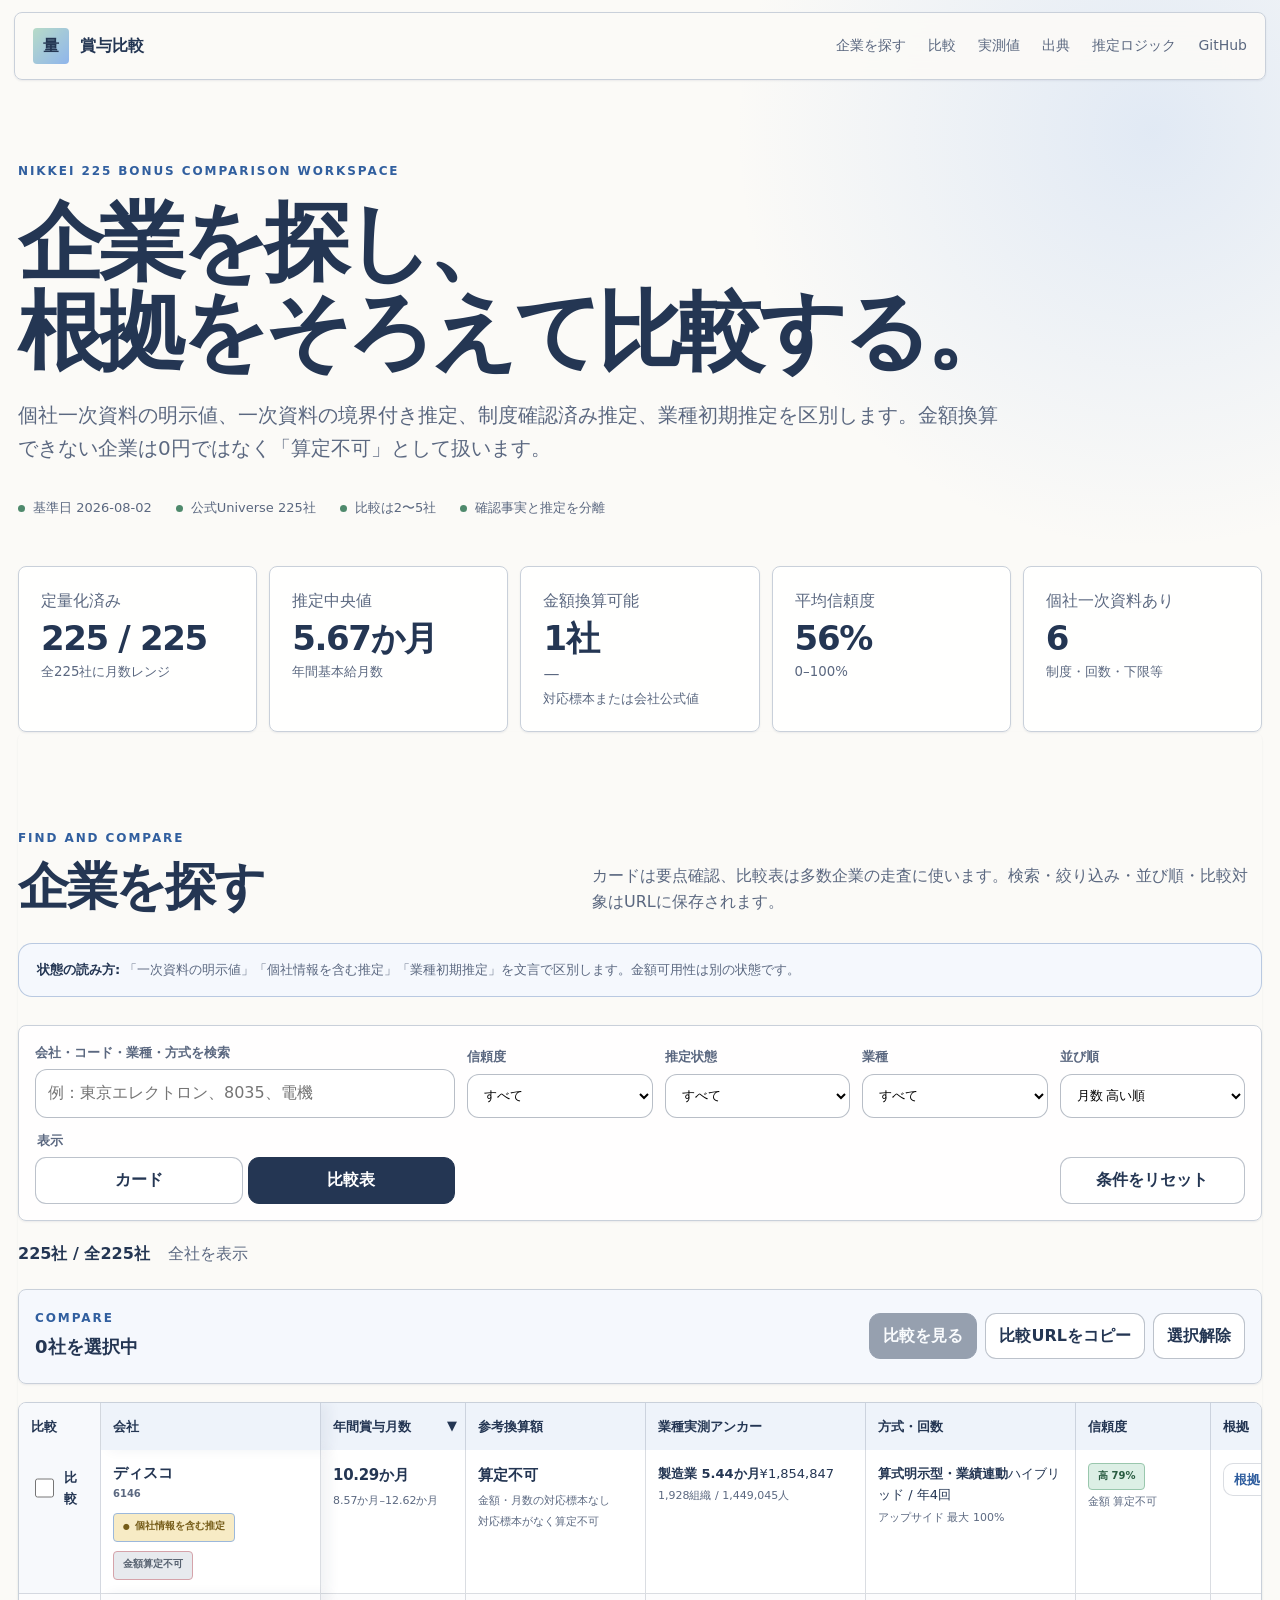
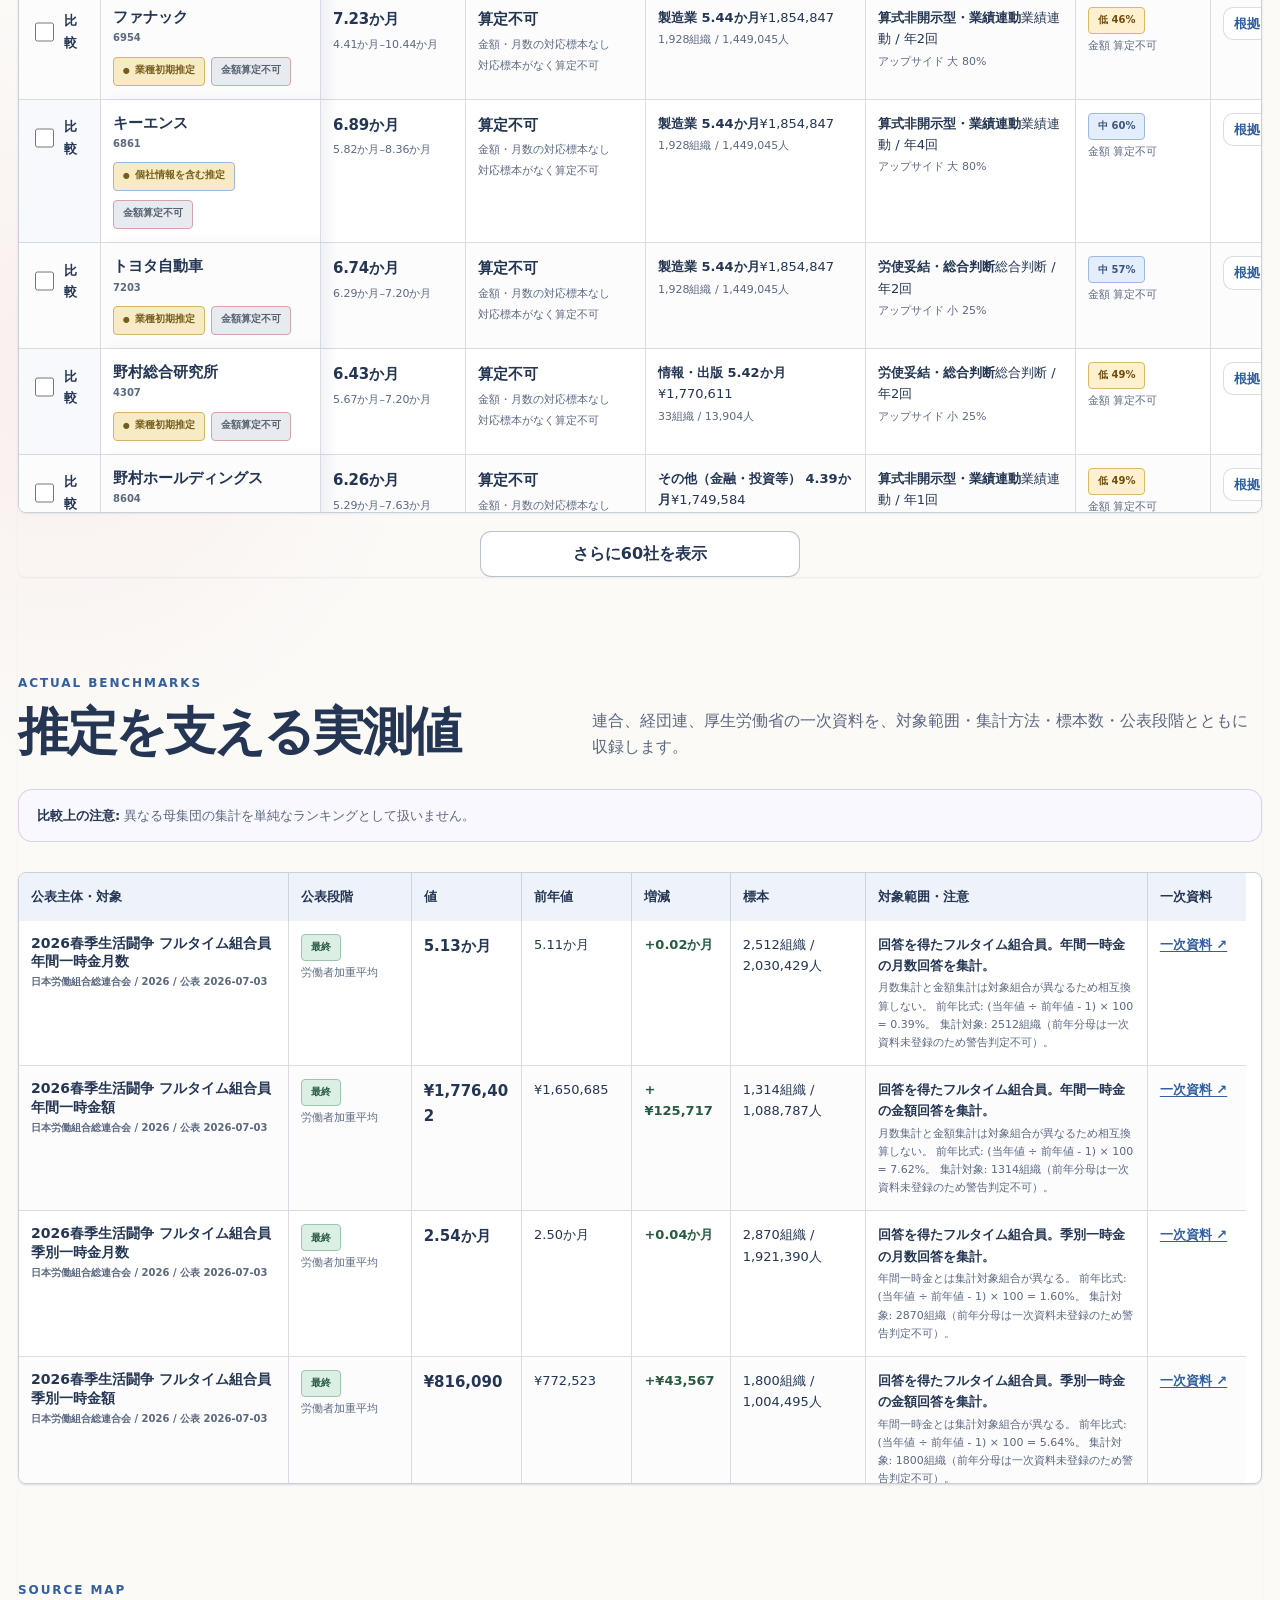
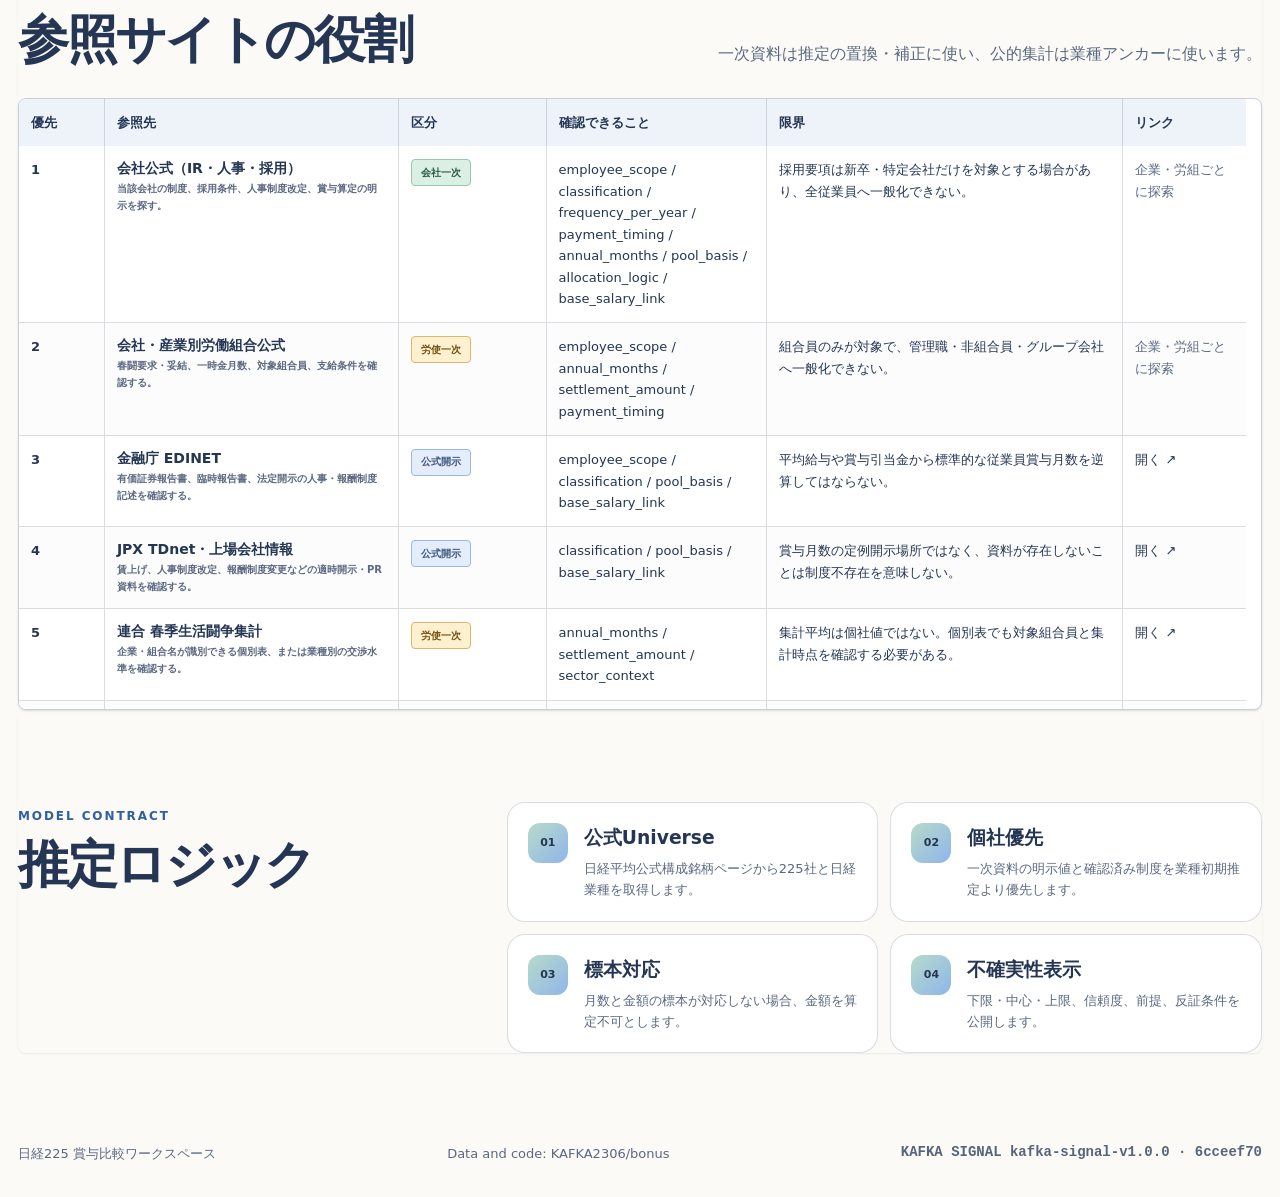
<file: index.html>
<!doctype html>
<html lang="ja">
<head>
  <meta charset="utf-8">
  <meta name="viewport" content="width=device-width, initial-scale=1">
  <meta name="description" content="日経225全社の賞与を、個社一次資料と2026年の業種別実測値から根拠付きで検索・比較するダッシュボード">
  <meta name="theme-color" content="#fbfaf7">
  <meta name="bonus-build" content="quantified-v8">
  <meta name="bonus-ui" content="comparison-v9">
  <meta name="kafka-signal-release" content="kafka-signal-v1.0.0">
  <meta name="kafka-signal-commit" content="6cceef70ab3ad5d15bad972aab0b23d954fc1fd8">
  <title>日経225 賞与定量モデル</title>
  <link rel="stylesheet" href="./styles.css">
  <link rel="stylesheet" href="./comparison.css">
  <link rel="stylesheet" href="./kafka-signal.css">
</head>
<body>
  <a class="skip-link" href="#companies">企業検索・比較へ移動</a>
  <header class="site-header">
    <a class="brand" href="#top"><span class="brand-mark" aria-hidden="true">量</span><span>賞与比較</span></a>
    <nav aria-label="主要ナビゲーション">
      <a href="#companies">企業を探す</a><a href="#comparison">比較</a><a href="#benchmarks">実測値</a><a href="#sources">出典</a><a href="#rules">推定ロジック</a><a href="https://github.com/KAFKA2306/bonus">GitHub</a>
    </nav>
  </header>
  <main id="top">
    <section class="hero shell" aria-labelledby="page-title">
      <div class="eyebrow">NIKKEI 225 BONUS COMPARISON WORKSPACE</div>
      <h1 id="page-title">企業を探し、<br>根拠をそろえて比較する。</h1>
      <p class="lead">個社一次資料の明示値、一次資料の境界付き推定、制度確認済み推定、業種初期推定を区別します。金額換算できない企業は0円ではなく「算定不可」として扱います。</p>
      <div class="meta-line"><span id="as-of">基準日 —</span><span>公式Universe 225社</span><span>比較は2〜5社</span><span>確認事実と推定を分離</span></div>
    </section>
    <section class="shell metrics" aria-label="定量モデル概要">
      <article><span>定量化済み</span><strong id="metric-quantified">—</strong><small>全225社に月数レンジ</small></article>
      <article><span>推定中央値</span><strong id="metric-median-months">—</strong><small>年間基本給月数</small></article>
      <article><span>金額換算可能</span><strong id="metric-amount-available">—</strong><span id="metric-median-amount" hidden>—</span><small>対応標本または会社公式値</small></article>
      <article><span>平均信頼度</span><strong id="metric-confidence">—</strong><small>0–100%</small></article>
      <article><span>個社一次資料あり</span><strong id="metric-verified">—</strong><small>制度・回数・下限等</small></article>
    </section>

    <section id="companies" class="shell section-block" tabindex="-1" aria-labelledby="companies-title">
      <div class="section-heading"><div><span class="kicker">FIND AND COMPARE</span><h2 id="companies-title">企業を探す</h2></div><p>カードは要点確認、比較表は多数企業の走査に使います。検索・絞り込み・並び順・比較対象はURLに保存されます。</p></div>
      <div class="model-note"><strong>状態の読み方:</strong> 「一次資料の明示値」「個社情報を含む推定」「業種初期推定」を文言で区別します。金額可用性は別の状態です。</div>

      <form class="comparison-toolbar" id="company-controls" role="search" aria-label="企業検索と絞り込み">
        <label class="control-field control-search" for="search"><span>会社・コード・業種・方式を検索</span><input id="search" type="search" placeholder="例：東京エレクトロン、8035、電機" autocomplete="off"></label>
        <label class="control-field" for="confidence-filter"><span>信頼度</span><select id="confidence-filter"><option value="all" data-confidence="all">すべて</option><option value="high">高</option><option value="medium">中</option><option value="low">低</option></select></label>
        <label class="control-field" for="status-filter"><span>推定状態</span><select id="status-filter"><option value="all">すべて</option><option value="verified">一次資料の明示値</option><option value="company_estimate">個社情報を含む推定</option><option value="sector_initial">業種初期推定</option><option value="amount_unavailable">金額算定不可</option></select></label>
        <label class="control-field" for="sector-filter"><span>業種</span><select id="sector-filter"><option value="all">すべて</option></select></label>
        <label class="control-field" for="sort-select"><span>並び順</span><select id="sort-select"><option value="months-desc">月数 高い順</option><option value="months-asc">月数 低い順</option><option value="confidence-desc">信頼度 高い順</option><option value="company-asc">会社名順</option><option value="sector-asc">業種順</option></select></label>
        <fieldset class="view-switch"><legend>表示</legend><button type="button" data-view="cards" aria-pressed="false">カード</button><button type="button" data-view="table" aria-pressed="true">比較表</button></fieldset>
        <button class="clear-control" id="clear-filters" type="button">条件をリセット</button>
      </form>

      <div class="result-bar" aria-live="polite"><strong id="result-count" role="status">読み込み中</strong><span id="active-filter-summary">全社を表示</span></div>

      <aside id="compare-tray" class="compare-tray" aria-labelledby="compare-tray-title" hidden>
        <div><span class="kicker">COMPARE</span><h3 id="compare-tray-title"><span id="compare-count">0</span>社を選択中</h3><div id="compare-chips" class="compare-chips"></div></div>
        <div class="compare-actions"><button id="show-comparison" type="button">比較を見る</button><button id="copy-comparison-url" type="button" onclick="navigator.clipboard.writeText(location.href).then(() => { document.querySelector('#result-count').textContent = '比較URLをコピーしました'; }).catch(() => { document.querySelector('#result-count').textContent = 'URLをコピーできませんでした'; })">比較URLをコピー</button><button id="clear-comparison" type="button">選択解除</button></div>
      </aside>

      <section id="comparison" class="comparison-panel" hidden aria-labelledby="comparison-title">
        <div class="comparison-heading"><div><span class="kicker">SIDE-BY-SIDE</span><h3 id="comparison-title">選択企業の比較</h3><p>月数、金額可用性、業種アンカー、制度、信頼度、根拠状態を同じ順序で確認します。</p></div><button id="close-comparison" type="button">比較を閉じる</button></div>
        <div id="comparison-table-wrap" class="comparison-desktop" tabindex="0" aria-label="選択企業比較表。横方向にスクロールできます。"></div>
        <div id="comparison-cards" class="comparison-mobile"></div>
      </section>

      <div id="company-card-list" class="company-card-list" hidden aria-label="企業カード一覧"></div>
      <div id="company-table-wrap" class="table-wrap company-wrap" tabindex="0" aria-label="企業比較表。横方向にスクロールできます。">
        <table id="company-table" class="comparison-table company-table"><caption>日経225全社の賞与推定月数・参考換算額・根拠</caption><thead><tr><th scope="col">比較</th><th data-column="company" aria-sort="none"><button class="sort-button" data-sort="company">会社</button></th><th data-column="months" aria-sort="descending"><button class="sort-button" data-sort="months">年間賞与月数</button></th><th data-column="amount" aria-sort="none"><button class="sort-button" data-sort="amount">参考換算額</button></th><th data-column="sector" aria-sort="none"><button class="sort-button" data-sort="sector">業種実測アンカー</button></th><th>方式・回数</th><th data-column="confidence" aria-sort="none"><button class="sort-button" data-sort="confidence">信頼度</button></th><th>根拠</th></tr></thead><tbody id="company-body"></tbody></table>
      </div>
      <button id="load-more" class="load-more" type="button" hidden>さらに60社を表示</button>
      <div id="empty" class="empty-state" hidden><h3>条件に一致する企業はありません</h3><p>検索語または絞り込み条件を変更してください。</p><button type="button" id="empty-clear">全社を表示</button></div>
    </section>

    <section id="benchmarks" class="shell section-block"><div class="section-heading"><div><span class="kicker">ACTUAL BENCHMARKS</span><h2>推定を支える実測値</h2></div><p>連合、経団連、厚生労働省の一次資料を、対象範囲・集計方法・標本数・公表段階とともに収録します。</p></div><div class="benchmark-note"><strong>比較上の注意:</strong> 異なる母集団の集計を単純なランキングとして扱いません。</div><div class="table-wrap benchmark-wrap" tabindex="0" aria-label="公的実測値の表。横方向にスクロールできます。"><table class="comparison-table benchmark-table"><caption>公式資料から抽出した賞与・一時金の定量情報</caption><thead><tr><th>公表主体・対象</th><th>公表段階</th><th>値</th><th>前年値</th><th>増減</th><th>標本</th><th>対象範囲・注意</th><th>一次資料</th></tr></thead><tbody id="benchmark-body"></tbody></table></div></section>
    <section id="sources" class="shell section-block"><div class="section-heading"><div><span class="kicker">SOURCE MAP</span><h2>参照サイトの役割</h2></div><p>一次資料は推定の置換・補正に使い、公的集計は業種アンカーに使います。</p></div><div class="table-wrap source-wrap" tabindex="0" aria-label="参照チャネル表。横方向にスクロールできます。"><table class="comparison-table source-table"><caption>賞与調査に利用する参照チャネル</caption><thead><tr><th>優先</th><th>参照先</th><th>区分</th><th>確認できること</th><th>限界</th><th>リンク</th></tr></thead><tbody id="source-body"></tbody></table></div></section>
    <section id="rules" class="shell section-block method-grid"><div><span class="kicker">MODEL CONTRACT</span><h2>推定ロジック</h2></div><div class="rules"><article><b>01</b><div><h3>公式Universe</h3><p>日経平均公式構成銘柄ページから225社と日経業種を取得します。</p></div></article><article><b>02</b><div><h3>個社優先</h3><p>一次資料の明示値と確認済み制度を業種初期推定より優先します。</p></div></article><article><b>03</b><div><h3>標本対応</h3><p>月数と金額の標本が対応しない場合、金額を算定不可とします。</p></div></article><article><b>04</b><div><h3>不確実性表示</h3><p>下限・中心・上限、信頼度、前提、反証条件を公開します。</p></div></article></div></section>
  </main>
  <footer class="shell"><span>日経225 賞与比較ワークスペース</span><a href="https://github.com/KAFKA2306/bonus">Data and code: KAFKA2306/bonus</a></footer>
  <script src="./app.js" defer></script>
  <script src="./kafka-signal.js" defer></script>
</body>
</html>
</file>
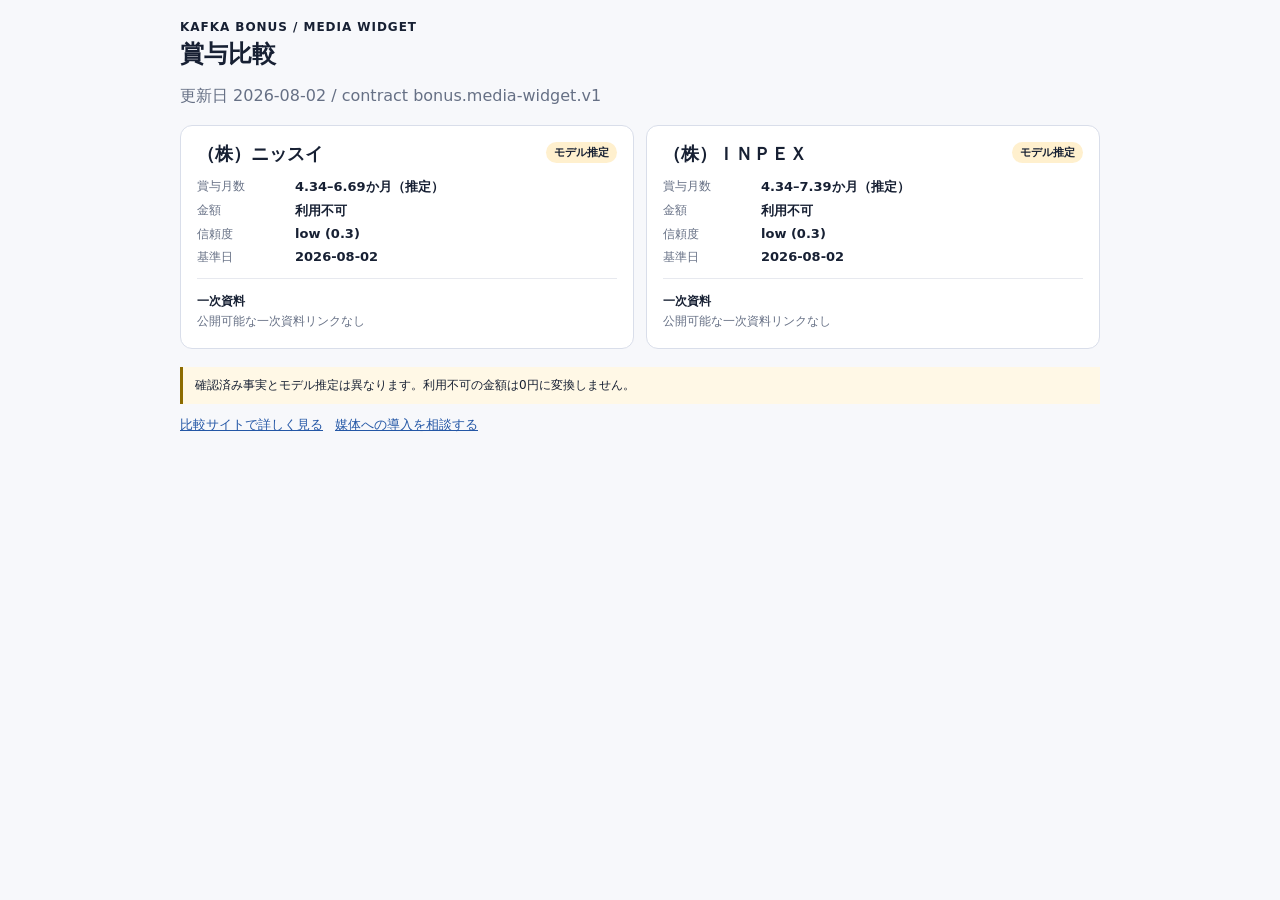
<file: embed/compare/index.html>
<!doctype html>
<html lang="ja">
<head>
  <meta charset="utf-8">
  <meta name="viewport" content="width=device-width,initial-scale=1">
  <meta name="referrer" content="strict-origin-when-cross-origin">
  <title>賞与比較ウィジェット | KAFKA Bonus</title>
  <link rel="stylesheet" href="widget.css">
</head>
<body>
  <main class="widget" aria-labelledby="widget-title">
    <header>
      <p class="eyebrow">KAFKA Bonus / Media Widget</p>
      <h1 id="widget-title">賞与比較</h1>
      <p id="as-of" class="muted">データを読み込み中…</p>
    </header>
    <div id="error" class="error" role="alert" hidden></div>
    <section id="cards" class="cards" aria-live="polite"></section>
    <footer>
      <p class="disclaimer">確認済み事実とモデル推定は異なります。利用不可の金額は0円に変換しません。</p>
      <nav class="actions" aria-label="関連リンク">
        <a id="full-link" href="../../" target="_blank" rel="noopener noreferrer">比較サイトで詳しく見る</a>
        <a id="inquiry-link" href="https://github.com/KAFKA2306/bonus/issues/new" target="_blank" rel="noopener noreferrer">媒体への導入を相談する</a>
      </nav>
    </footer>
  </main>
  <script src="widget.js" defer></script>
</body>
</html>
</file>
<file: styles.css>
:root {
  --bg: #fbfaf7;
  --ink: #243653;
  --muted: #5b6880;
  --link: #315f9f;
  --blue: #8fb5ec;
  --lav: #b9a8e6;
  --rose: #efb4c1;
  --mint: #b7dbc8;
  --apricot: #f3cfaa;
  --paper: rgba(255,255,255,.92);
  --line: rgba(36,54,83,.17);
  --line-strong: rgba(36,54,83,.30);
  --shadow: 0 18px 50px rgba(76,91,125,.09);
  --radius: 20px;
}
* { box-sizing: border-box; min-width: 0; }
html { scroll-behavior: smooth; overflow-x: hidden; }
body { margin: 0; overflow-x: hidden; color: var(--ink); background: radial-gradient(circle at 90% 3%,rgba(143,181,236,.24),transparent 26rem),radial-gradient(circle at 4% 45%,rgba(239,180,193,.16),transparent 24rem),var(--bg); font-family: Inter,"Noto Sans JP","Hiragino Kaku Gothic ProN",system-ui,sans-serif; line-height: 1.65; }
a { color: inherit; text-decoration: none; overflow-wrap: anywhere; }
button,input { max-width: 100%; font: inherit; color: inherit; }
code { overflow-wrap: anywhere; color: #4d4273; font-family: ui-monospace,SFMono-Regular,Consolas,monospace; font-size: 10px; }
:focus-visible { outline: 3px solid #315f9f; outline-offset: 3px; }
#benchmarks,#sources,#companies,#rules { scroll-margin-top: 100px; }
.shell { width: min(1420px,calc(100% - 36px)); margin-inline: auto; }
.skip-link { position: fixed; top: 8px; left: 8px; z-index: 100; padding: 10px 14px; border-radius: 10px; background: var(--ink); color: #fff; transform: translateY(-160%); }
.skip-link:focus { transform: translateY(0); }
.site-header { width: min(1460px,calc(100% - 28px)); min-height: 68px; margin: 12px auto 0; padding: 11px 18px; display: flex; align-items: center; justify-content: space-between; gap: 20px; border: 1px solid var(--line); background: rgba(251,250,247,.92); backdrop-filter: blur(18px); border-radius: 17px; position: sticky; top: 10px; z-index: 30; }
.brand { display: flex; align-items: center; gap: 11px; font-weight: 800; }
.brand-mark { display: grid; place-items: center; flex: 0 0 36px; width: 36px; height: 36px; border-radius: 12px; background: linear-gradient(135deg,var(--mint),var(--blue)); }
.site-header nav { display: flex; flex-wrap: wrap; justify-content: flex-end; gap: 10px 22px; color: var(--muted); font-size: 14px; }
.site-header a:hover,footer a:hover,.source-list a:hover,.evidence-link:hover,.basis-list a:hover { color: var(--link); text-decoration: underline; text-underline-offset: 3px; }
.hero { padding: 82px 0 48px; }
.eyebrow,.kicker { color: var(--link); font-size: 12px; font-weight: 850; letter-spacing: .16em; }
.hero h1 { max-width: 1100px; margin: 16px 0 22px; font-size: clamp(45px,7vw,86px); line-height: 1.04; letter-spacing: -.055em; overflow-wrap: anywhere; }
.lead { max-width: 980px; margin: 0; color: var(--muted); font-size: clamp(16px,1.8vw,20px); }
.meta-line { display: flex; flex-wrap: wrap; gap: 10px 24px; margin-top: 32px; color: var(--muted); font-size: 13px; }
.meta-line span::before { content: ""; display: inline-block; width: 7px; height: 7px; margin-right: 8px; border-radius: 50%; background: #4e896c; }
.metrics { display: grid; grid-template-columns: repeat(5,minmax(0,1fr)); gap: 12px; }
.metrics article { padding: 21px 22px; border: 1px solid var(--line); border-radius: var(--radius); background: var(--paper); box-shadow: var(--shadow); }
.metrics span,.metrics small { display: block; color: var(--muted); }
.metrics strong { display: block; margin: 3px 0; font-size: 34px; line-height: 1.2; letter-spacing: -.04em; overflow-wrap: anywhere; }
.section-block { padding-top: 92px; }
.section-heading { display: flex; align-items: end; justify-content: space-between; gap: 28px; }
.section-heading h2,.method-grid h2 { margin: 8px 0 0; font-size: clamp(32px,4vw,52px); line-height: 1.12; letter-spacing: -.045em; overflow-wrap: anywhere; }
.section-heading p { max-width: 670px; margin: 0; color: var(--muted); }
.benchmark-note,.model-note { margin-top: 28px; padding: 15px 18px; border: 1px solid rgba(128,104,188,.28); border-radius: 14px; background: #faf8ff; color: var(--muted); font-size: 13px; overflow-wrap: anywhere; }
.model-note { border-color: rgba(49,95,159,.30); background: #f5f8fd; }
.benchmark-note strong,.model-note strong { color: var(--ink); }
.toolbar { display: flex; align-items: end; justify-content: space-between; gap: 20px; margin: 30px 0 12px; }
.search { display: grid; gap: 6px; width: min(440px,100%); color: var(--muted); font-size: 12px; }
.search input { width: 100%; padding: 12px 15px; border: 1px solid var(--line); border-radius: 13px; background: #fff; }
.search input:focus { border-color: var(--link); box-shadow: 0 0 0 4px rgba(143,181,236,.24); }
.filters { display: flex; flex-wrap: wrap; gap: 8px; }
.filter { padding: 9px 13px; border: 1px solid var(--line); border-radius: 999px; background: var(--paper); color: var(--muted); cursor: pointer; }
.filter:hover { border-color: var(--link); color: var(--ink); }
.filter.active { background: var(--ink); color: #fff; }
.result-count { min-height: 1.65em; margin: 0 0 12px; color: var(--muted); font-size: 13px; }
.table-wrap { max-width: 100%; max-height: min(74vh,860px); overflow-x: hidden; overflow-y: auto; border: 1px solid var(--line-strong); border-radius: 18px; background: #fff; box-shadow: var(--shadow); scrollbar-gutter: stable; }
.company-wrap { max-height: min(79vh,920px); }
.source-wrap,.benchmark-wrap { max-height: min(68vh,760px); margin-top: 30px; }
.comparison-table { width: 100%; table-layout: fixed; border-collapse: separate; border-spacing: 0; font-size: 13px; }
.company-table th:nth-child(1) { width: 15%; }
.company-table th:nth-child(2) { width: 10%; }
.company-table th:nth-child(3) { width: 13%; }
.company-table th:nth-child(4) { width: 14%; }
.company-table th:nth-child(5) { width: 15%; }
.company-table th:nth-child(6) { width: 8%; }
.company-table th:nth-child(7) { width: 25%; }
.source-table th:nth-child(1) { width: 7%; }
.source-table th:nth-child(2) { width: 24%; }
.source-table th:nth-child(3) { width: 12%; }
.source-table th:nth-child(4) { width: 18%; }
.source-table th:nth-child(5) { width: 29%; }
.source-table th:nth-child(6) { width: 10%; }
.benchmark-table th:nth-child(1) { width: 22%; }
.benchmark-table th:nth-child(2) { width: 10%; }
.benchmark-table th:nth-child(3),.benchmark-table th:nth-child(4) { width: 9%; }
.benchmark-table th:nth-child(5) { width: 8%; }
.benchmark-table th:nth-child(6) { width: 11%; }
.benchmark-table th:nth-child(7) { width: 23%; }
.benchmark-table th:nth-child(8) { width: 8%; }
.comparison-table caption { position: absolute; width: 1px; height: 1px; padding: 0; margin: -1px; overflow: hidden; clip: rect(0,0,0,0); white-space: nowrap; border: 0; }
.comparison-table th,.comparison-table td { padding: 13px 12px; border-right: 1px solid var(--line); border-bottom: 1px solid var(--line); text-align: left; vertical-align: top; overflow-wrap: anywhere; word-break: normal; }
.comparison-table thead th { position: sticky; top: 0; z-index: 12; padding: 0; background: #eef3fa; white-space: normal; }
.comparison-table thead th:not([data-column]) { padding: 13px 12px; }
.comparison-table tbody tr:nth-child(even) td,.comparison-table tbody tr:nth-child(even) th { background-color: #fcfcfd; }
.comparison-table tbody tr:hover td,.comparison-table tbody tr:hover th { background-color: #f4f7fc; }
.comparison-table tr:last-child th,.comparison-table tr:last-child td { border-bottom: 0; }
.comparison-table th:last-child,.comparison-table td:last-child { border-right: 0; }
.company-cell { position: static; background: #fff; }
.company-cell strong,.source-table tbody th strong,.benchmark-title strong { display: block; font-size: 14px; line-height: 1.35; overflow-wrap: anywhere; }
.company-cell span,.company-cell small,.source-table tbody th small,.comparison-table td small,.benchmark-title small { display: block; margin-top: 3px; color: var(--muted); font-size: 10px; overflow-wrap: anywhere; }
.estimate-main strong { display: block; font-size: 19px; letter-spacing: -.02em; }
.estimate-main span,.numeric span { display: block; margin-top: 4px; color: var(--muted); font-size: 11px; }
.numeric { font-variant-numeric: tabular-nums; white-space: normal; }
.numeric strong { font-size: 15px; }
.change-positive { color: #285b40; font-weight: 800; }
.evidence-link { color: var(--link); font-weight: 750; white-space: normal; text-decoration: underline; text-underline-offset: 2px; }
.sort-button { width: 100%; padding: 13px 24px 13px 12px; border: 0; background: transparent; text-align: left; font-weight: 800; cursor: pointer; position: relative; white-space: normal; overflow-wrap: anywhere; }
.sort-button:hover { background: rgba(143,181,236,.18); }
th[aria-sort="ascending"] .sort-button::after,th[aria-sort="descending"] .sort-button::after { position: absolute; right: 8px; top: 50%; transform: translateY(-50%); }
th[aria-sort="ascending"] .sort-button::after { content: "▲"; }
th[aria-sort="descending"] .sort-button::after { content: "▼"; }
.status,.tier,.release,.confidence { display: inline-flex; align-items: center; max-width: 100%; min-height: 27px; padding: 4px 9px; border: 1px solid transparent; border-radius: 999px; font-size: 10px; font-weight: 850; white-space: normal; overflow-wrap: anywhere; }
.status-evidence_found,.tier-primary_company,.release-final,.confidence-high { background: #dcefe5; border-color: #99c7ad; color: #285b40; }
.status-source_reviewed,.tier-official_disclosure,.confidence-medium { background: #e3edfb; border-color: #9bb9e2; color: #3e557d; }
.status-queued,.tier-discovery_only,.confidence-low { background: #fff0cf; border-color: #d9b76b; color: #6f4d0c; }
.tier-primary_collective,.release-first { background: #fff0cf; border-color: #d9b76b; color: #6f4d0c; }
.tier-official_benchmark { background: #f2eafb; border-color: #baa9dd; color: #55417e; }
.compact-list { margin: 0; padding-left: 17px; }
.muted { color: var(--muted); }
.row-details { width: 100%; }
.row-details summary { display: inline-flex; max-width: 100%; min-height: 32px; align-items: center; padding: 5px 10px; border: 1px solid var(--line); border-radius: 10px; background: #fff; color: var(--link); font-weight: 750; cursor: pointer; white-space: normal; overflow-wrap: anywhere; }
.row-details[open] summary { border-color: #8068bc; background: #f2eefb; }
.detail-panel { width: 100%; max-width: 100%; display: grid; grid-template-columns: 1fr; gap: 12px; margin-top: 12px; padding: 12px; border: 1px solid rgba(128,104,188,.3); border-radius: 14px; background: #faf8ff; overflow: hidden; }
.estimate-panel { width: 100%; grid-template-columns: 1fr; }
.detail-panel section { min-width: 0; padding: 10px; border: 1px solid rgba(36,54,83,.10); border-radius: 12px; background: rgba(255,255,255,.72); overflow-wrap: anywhere; }
.detail-panel h3 { margin: 0 0 7px; font-size: 12px; }
.detail-panel p,.detail-panel li,.detail-panel dt,.detail-panel dd { font-size: 11px; line-height: 1.55; overflow-wrap: anywhere; }
.detail-panel p,.detail-panel ul,.detail-panel dl { margin-top: 0; }
.formula-grid { display: grid; grid-template-columns: minmax(82px,.7fr) minmax(0,1.3fr); gap: 5px 10px; margin-bottom: 0; }
.formula-grid dt { color: var(--muted); }
.formula-grid dd { margin: 0; font-variant-numeric: tabular-nums; overflow-wrap: anywhere; }
.override-note { margin: 10px 0 0 !important; padding: 8px 10px; border-radius: 9px; background: #e7f3eb; color: #285b40; font-weight: 750; }
.basis-list { display: grid; gap: 8px; padding-left: 18px; }
.basis-list strong,.basis-list small { display: block; }
.basis-list small { margin-top: 2px; }
.basis-list a { color: var(--link); text-decoration: underline; text-underline-offset: 2px; }
.source-list { display: grid; gap: 7px; margin: 0; padding: 0; list-style: none; }
.source-list a { color: var(--link); text-decoration: underline; text-underline-offset: 2px; }
.empty,.load-error { text-align: center; color: var(--muted); padding: 36px !important; }
.method-grid { display: grid; grid-template-columns: .72fr 1.28fr; gap: 64px; align-items: start; }
.rules { display: grid; grid-template-columns: repeat(2,minmax(0,1fr)); gap: 12px; }
.rules article { display: flex; gap: 16px; padding: 20px; border: 1px solid var(--line); border-radius: 18px; background: var(--paper); }
.rules b { display: grid; place-items: center; flex: 0 0 40px; height: 40px; border-radius: 12px; background: linear-gradient(135deg,var(--mint),var(--blue)); font-size: 11px; }
.rules h3 { margin: 0 0 4px; }
.rules p { margin: 0; color: var(--muted); font-size: 13px; }
footer { display: flex; justify-content: space-between; gap: 20px; padding: 90px 0 32px; color: var(--muted); font-size: 13px; }
@media (max-width: 1120px) {
  .metrics { grid-template-columns: repeat(3,minmax(0,1fr)); }
  .table-wrap,.company-wrap,.source-wrap,.benchmark-wrap { max-height: none; overflow-x: hidden; overflow-y: visible; border: 0; border-radius: 0; background: transparent; box-shadow: none; scrollbar-gutter: auto; }
  .comparison-table,.comparison-table tbody { display: block; width: 100%; }
  .comparison-table { table-layout: auto; }
  .comparison-table thead { position: absolute; width: 1px; height: 1px; margin: -1px; padding: 0; overflow: hidden; clip: rect(0,0,0,0); white-space: nowrap; border: 0; }
  .comparison-table tbody { display: grid; gap: 14px; }
  .comparison-table tbody tr { display: grid; grid-template-columns: repeat(2,minmax(0,1fr)); overflow: hidden; border: 1px solid var(--line-strong); border-radius: 16px; background: #fff; box-shadow: var(--shadow); }
  .comparison-table tbody th,.comparison-table tbody td { width: auto !important; padding: 12px 14px; border-right: 0; border-bottom: 1px solid var(--line); background: #fff !important; }
  .comparison-table tbody th::before,.comparison-table tbody td::before { display: block; margin-bottom: 5px; color: var(--muted); font-size: 10px; font-weight: 850; letter-spacing: .06em; }
  .company-table tbody th:nth-child(1)::before { content: "会社"; }
  .company-table tbody td:nth-child(2)::before { content: "年間賞与月数"; }
  .company-table tbody td:nth-child(3)::before { content: "参考換算額"; }
  .company-table tbody td:nth-child(4)::before { content: "業種実測アンカー"; }
  .company-table tbody td:nth-child(5)::before { content: "制度・回数"; }
  .company-table tbody td:nth-child(6)::before { content: "信頼度"; }
  .company-table tbody td:nth-child(7)::before { content: "根拠"; }
  .source-table tbody td:nth-child(1)::before { content: "優先"; }
  .source-table tbody th:nth-child(2)::before { content: "参照先"; }
  .source-table tbody td:nth-child(3)::before { content: "区分"; }
  .source-table tbody td:nth-child(4)::before { content: "確認できること"; }
  .source-table tbody td:nth-child(5)::before { content: "限界"; }
  .source-table tbody td:nth-child(6)::before { content: "リンク"; }
  .benchmark-table tbody th:nth-child(1)::before { content: "公表主体・対象"; }
  .benchmark-table tbody td:nth-child(2)::before { content: "公表段階"; }
  .benchmark-table tbody td:nth-child(3)::before { content: "値"; }
  .benchmark-table tbody td:nth-child(4)::before { content: "前年値"; }
  .benchmark-table tbody td:nth-child(5)::before { content: "増減"; }
  .benchmark-table tbody td:nth-child(6)::before { content: "標本"; }
  .benchmark-table tbody td:nth-child(7)::before { content: "対象範囲・注意"; }
  .benchmark-table tbody td:nth-child(8)::before { content: "一次資料"; }
  .company-table tbody th:nth-child(1),.company-table tbody td:nth-child(7),.source-table tbody th:nth-child(2),.source-table tbody td:nth-child(5),.benchmark-table tbody th:nth-child(1),.benchmark-table tbody td:nth-child(7) { grid-column: 1 / -1; }
  .comparison-table tbody tr > :last-child { border-bottom: 0; }
  .company-cell { position: static; box-shadow: none; }
  .detail-panel,.estimate-panel { width: 100%; grid-template-columns: repeat(2,minmax(0,1fr)); }
}
@media (max-width: 920px) {
  .site-header nav a:not(:last-child) { display: none; }
  .metrics { grid-template-columns: repeat(2,minmax(0,1fr)); }
  .section-heading,.toolbar { align-items: start; flex-direction: column; }
  .method-grid { grid-template-columns: 1fr; gap: 28px; }
  .detail-panel,.estimate-panel { grid-template-columns: 1fr; }
}
@media (max-width: 680px) {
  .comparison-table tbody tr { grid-template-columns: 1fr; }
  .comparison-table tbody th,.comparison-table tbody td { grid-column: 1 !important; }
  .formula-grid { grid-template-columns: 1fr; }
  .formula-grid dt { font-weight: 800; }
}
@media (max-width: 560px) {
  .shell { width: min(100% - 24px,1420px); }
  .hero { padding-top: 58px; }
  .hero h1 { font-size: 42px; }
  .metrics,.rules { grid-template-columns: 1fr; }
  .site-header { width: calc(100% - 16px); }
  footer { flex-direction: column; }
}
@media (prefers-reduced-motion: reduce) { html { scroll-behavior: auto; } *,*::before,*::after { animation-duration: .01ms !important; transition-duration: .01ms !important; } }
</file>
<file: comparison.css>
:root {
  --control-border: rgba(36,54,83,.32);
  --danger-ink: #693b42;
  --danger-bg: #fff1f3;
  --verified-bg: #e3f2e9;
  --verified-ink: #24543b;
  --company-bg: #eaf1fb;
  --company-ink: #36577f;
  --sector-bg: #fff1d5;
  --sector-ink: #694b11;
}

button, select, input { min-height: 44px; }
#comparison { scroll-margin-top: 100px; }
.comparison-toolbar {
  display: grid;
  grid-template-columns: minmax(260px,1.7fr) repeat(4,minmax(140px,.75fr));
  gap: 12px;
  align-items: end;
  margin: 28px 0 12px;
  padding: 16px;
  border: 1px solid var(--line-strong);
  border-radius: 18px;
  background: rgba(255,255,255,.9);
  box-shadow: var(--shadow);
}
.control-field { display: grid; gap: 6px; min-width: 0; }
.control-field > span, .view-switch legend { color: var(--muted); font-size: 13px; font-weight: 800; }
.control-field input, .control-field select {
  width: 100%;
  padding: 10px 12px;
  border: 1px solid var(--control-border);
  border-radius: 12px;
  background: #fff;
}
.view-switch { display: grid; grid-template-columns: 1fr 1fr; gap: 5px; margin: 0; padding: 0; border: 0; }
.view-switch legend { grid-column: 1 / -1; margin-bottom: 6px; }
.view-switch button, .clear-control, .load-more, .compare-actions button, .comparison-heading button, .empty-state button {
  padding: 9px 13px;
  border: 1px solid var(--line-strong);
  border-radius: 11px;
  background: #fff;
  cursor: pointer;
  font-weight: 800;
}
.view-switch button[aria-pressed="true"], #show-comparison {
  background: var(--ink);
  border-color: var(--ink);
  color: #fff;
}
.clear-control { grid-column: -2 / -1; }
.result-bar { display: flex; flex-wrap: wrap; gap: 8px 18px; align-items: center; min-height: 44px; margin-bottom: 12px; color: var(--muted); }
.result-bar strong { color: var(--ink); }

.compare-tray {
  position: sticky;
  top: 92px;
  z-index: 24;
  display: flex;
  justify-content: space-between;
  gap: 20px;
  align-items: center;
  margin: 12px 0 18px;
  padding: 14px 16px;
  border: 1px solid rgba(49,95,159,.38);
  border-radius: 16px;
  background: rgba(245,248,253,.97);
  box-shadow: 0 14px 34px rgba(50,77,117,.14);
  backdrop-filter: blur(16px);
}
.compare-tray h3 { margin: 2px 0 7px; font-size: 18px; }
.compare-chips { display: flex; flex-wrap: wrap; gap: 7px; }
.compare-chips button { min-height: 34px; padding: 5px 9px; border: 1px solid var(--line); border-radius: 999px; background: #fff; cursor: pointer; }
.compare-actions { display: flex; flex-wrap: wrap; gap: 8px; flex: 0 0 auto; }
.compare-actions button:disabled { opacity: .45; cursor: not-allowed; }

.comparison-panel {
  margin: 20px 0 34px;
  padding: 22px;
  border: 2px solid rgba(49,95,159,.32);
  border-radius: 20px;
  background: #fff;
  box-shadow: var(--shadow);
}
.comparison-heading { display: flex; justify-content: space-between; gap: 20px; align-items: start; margin-bottom: 16px; }
.comparison-heading h3 { margin: 4px 0; font-size: clamp(25px,3vw,38px); }
.comparison-heading p { margin: 0; color: var(--muted); }
.comparison-desktop { overflow-x: auto; border: 1px solid var(--line); border-radius: 15px; }
.selected-comparison-table { width: 100%; min-width: 820px; border-collapse: collapse; }
.selected-comparison-table th, .selected-comparison-table td { padding: 13px; border-right: 1px solid var(--line); border-bottom: 1px solid var(--line); vertical-align: top; text-align: left; }
.selected-comparison-table thead th { background: #eef3fa; }
.selected-comparison-table tbody th { width: 150px; background: #f8f9fb; }
.selected-comparison-table small, .selected-comparison-table span { display: block; margin-top: 4px; color: var(--muted); }
.comparison-mobile { display: none; }
.selected-company-card { padding: 17px; border: 1px solid var(--line); border-radius: 16px; background: #fff; }
.selected-company-card header { display: flex; justify-content: space-between; gap: 12px; align-items: baseline; }
.selected-company-card h4 { margin: 0; font-size: 20px; }
.selected-company-card dl { display: grid; gap: 9px; margin: 14px 0 0; }
.selected-company-card dl div { padding: 10px; border-radius: 11px; background: #f6f8fb; }
.selected-company-card dt { color: var(--muted); font-size: 12px; font-weight: 800; }
.selected-company-card dd { margin: 3px 0 0; }
.selected-company-card dd > strong, .selected-company-card dd > span, .selected-company-card dd > small { display: block; }

.company-card-list { display: grid; grid-template-columns: repeat(2,minmax(0,1fr)); gap: 14px; }
.company-card { padding: 18px; border: 1px solid var(--line-strong); border-radius: 18px; background: #fff; box-shadow: var(--shadow); }
.company-card > header { display: flex; justify-content: space-between; gap: 14px; align-items: start; }
.company-card h3 { margin: 0; font-size: 20px; }
.company-card header p { margin: 3px 0 0; color: var(--muted); font-size: 13px; }
.company-card-metrics { display: grid; grid-template-columns: 1fr 1fr; gap: 10px; margin: 15px 0; }
.company-card-metrics > div { padding: 11px; border-radius: 12px; background: #f6f8fb; }
.company-card-metrics dt { color: var(--muted); font-size: 12px; font-weight: 800; }
.company-card-metrics dd { margin: 4px 0 0; }
.company-card-metrics dd strong, .company-card-metrics dd span, .company-card-metrics dd small { display: block; }

.state-stack, .detail-status { display: flex; flex-wrap: wrap; gap: 6px; margin-top: 7px; }
.estimate-state, .amount-state {
  display: inline-flex;
  align-items: center;
  min-height: 29px;
  padding: 4px 9px;
  border: 1px solid transparent;
  border-radius: 999px;
  font-size: 11px;
  font-weight: 850;
}
.estimate-state::before { content: "●"; margin-right: 5px; font-size: 8px; }
.estimate-state-verified { background: var(--verified-bg); border-color: #92bea6; color: var(--verified-ink); }
.estimate-state-company_estimate { background: var(--company-bg); border-color: #9bb8dc; color: var(--company-ink); }
.estimate-state-sector_initial { background: var(--sector-bg); border-color: #d6b467; color: var(--sector-ink); }
.amount-available { background: #f1ebfa; border-color: #b9a6d7; color: #514078; }
.amount-unavailable { background: var(--danger-bg); border-color: #d5a3aa; color: var(--danger-ink); }
.compare-toggle { display: inline-flex; min-height: 44px; align-items: center; gap: 7px; cursor: pointer; font-weight: 800; }
.compare-toggle input { width: 20px; height: 20px; accent-color: var(--link); }
.compare-cell { width: 82px; }

.table-wrap { overflow-x: auto !important; }
.company-table { min-width: 1450px; table-layout: fixed; font-size: 13px; }
.company-table th:nth-child(1) { width: 82px; }
.company-table th:nth-child(2) { width: 220px; }
.company-table th:nth-child(3) { width: 145px; }
.company-table th:nth-child(4) { width: 180px; }
.company-table th:nth-child(5) { width: 220px; }
.company-table th:nth-child(6) { width: 210px; }
.company-table th:nth-child(7) { width: 135px; }
.company-table th:nth-child(8) { width: 260px; }
.company-table thead th:first-child, .company-table tbody td:first-child { position: sticky; left: 0; z-index: 14; background: #f7f9fc; }
.company-table thead th:nth-child(2), .company-table tbody th:nth-child(2) { position: sticky; left: 82px; z-index: 13; background: #fff; box-shadow: 8px 0 12px rgba(36,54,83,.06); }
.company-table thead th:nth-child(2) { background: #eef3fa; z-index: 15; }
.company-cell strong { font-size: 15px; }
.company-cell small, .comparison-table td small { font-size: 11px; }
.load-more { display: block; min-width: min(320px,100%); margin: 18px auto 0; }
.empty-state { padding: 40px 20px; border: 1px dashed var(--line-strong); border-radius: 18px; text-align: center; background: rgba(255,255,255,.75); }
.empty-state h3 { margin: 0 0 5px; }
.empty-state p { margin: 0 0 15px; color: var(--muted); }

@media (max-width: 1200px) {
  .comparison-toolbar { grid-template-columns: repeat(3,minmax(0,1fr)); }
  .control-search { grid-column: 1 / -1; }
  .clear-control { grid-column: auto; }
}
@media (max-width: 920px) {
  .company-card-list { grid-template-columns: 1fr; }
  .comparison-toolbar { grid-template-columns: 1fr 1fr; }
  .control-search { grid-column: 1 / -1; }
  .compare-tray { top: 82px; }
}
@media (max-width: 760px) {
  .comparison-toolbar { grid-template-columns: 1fr; padding: 13px; }
  .control-search { grid-column: auto; }
  .clear-control { width: 100%; }
  .compare-tray { position: static; flex-direction: column; align-items: stretch; }
  .compare-actions button { flex: 1; }
  .comparison-panel { padding: 15px; }
  .comparison-heading { flex-direction: column; }
  .comparison-heading button { width: 100%; }
  .comparison-desktop { display: none; }
  .comparison-mobile { display: grid; gap: 11px; }
  .company-card-metrics { grid-template-columns: 1fr; }
  .company-card > header { align-items: start; }
  .company-table { min-width: 1320px; }
  .hero h1 { font-size: clamp(40px,14vw,62px); }
}
@media (max-width: 400px) {
  .company-card { padding: 14px; }
  .compare-toggle-card { flex-direction: column; gap: 2px; }
  .comparison-toolbar { margin-inline: -4px; }
}
</file>
<file: kafka-signal.css>
:root{--ks-canvas:#FBFAF7;--ks-surface:#FFF;--ks-subtle:#F4F2EC;--ks-ink:#243653;--ks-muted:#56657A;--ks-border:#C9D0DA;--ks-primary:#4D72A8;--ks-primary-soft:#DCE8F7;--ks-verified:#286A4B;--ks-verified-soft:#DDEEE5;--ks-estimated:#755C18;--ks-estimated-soft:#F7EBC5;--ks-attention:#8A4A10;--ks-attention-soft:#FBE3C9;--ks-unavailable:#56616F;--ks-unavailable-soft:#E7EAEE;--ks-focus:#174D8B}.site-header,.metrics article,.section-block,.comparison-toolbar,.compare-tray,.comparison-panel,.company-card,.table-wrap,.method-grid{border-color:var(--ks-border)!important;border-radius:.5rem!important;box-shadow:0 1px 2px rgb(36 54 83/.08)!important}.brand-mark,.estimate-state,.amount-state,.tier,.confidence,.release{border-radius:.25rem!important}.estimate-state-verified{color:var(--ks-verified)!important;background:var(--ks-verified-soft)!important}.estimate-state-company_estimate,.estimate-state-sector_initial{color:var(--ks-estimated)!important;background:var(--ks-estimated-soft)!important}.amount-unavailable{color:var(--ks-unavailable)!important;background:var(--ks-unavailable-soft)!important}.uncertainty-summary{display:grid;grid-template-columns:repeat(3,minmax(0,1fr));gap:.75rem;margin:0 0 1rem;padding:1rem;border:1px solid var(--ks-border);border-radius:.5rem;background:var(--ks-subtle)}.uncertainty-summary article{padding:.75rem;background:var(--ks-surface);border-left:3px solid var(--ks-primary)}.uncertainty-summary h4,.uncertainty-summary p{margin:0}.uncertainty-summary p{margin-top:.25rem;color:var(--ks-muted);font-size:.875rem}.ks-version{font:700 .875rem/1.4 ui-monospace,SFMono-Regular,Consolas,monospace;color:var(--ks-muted)}:where(a,button,input,select,summary):focus-visible{outline:none!important;box-shadow:0 0 0 3px var(--ks-canvas),0 0 0 6px var(--ks-focus)!important}@media(max-width:700px){.uncertainty-summary{grid-template-columns:1fr}}@media(prefers-reduced-motion:reduce){*,*::before,*::after{animation-duration:.01ms!important;animation-iteration-count:1!important;transition-duration:.01ms!important;scroll-behavior:auto!important}}
</file>
<file: embed/compare/widget.css>
:root { color-scheme: light; font-family: system-ui, -apple-system, "Segoe UI", sans-serif; color: #172033; background: #f7f8fb; }
* { box-sizing: border-box; }
body { margin: 0; }
.widget { max-width: 960px; margin: 0 auto; padding: 20px; }
.eyebrow { margin: 0 0 4px; font-size: 12px; font-weight: 700; letter-spacing: .08em; text-transform: uppercase; }
h1 { margin: 0; font-size: 24px; }
.muted { color: #667085; }
.cards { display: grid; grid-template-columns: repeat(auto-fit, minmax(220px, 1fr)); gap: 12px; margin: 18px 0; }
.card { padding: 16px; background: #fff; border: 1px solid #d9deea; border-radius: 12px; }
.card-head { display: flex; justify-content: space-between; gap: 12px; align-items: flex-start; }
h2 { margin: 0 0 12px; font-size: 18px; }
.badge { display: inline-block; padding: 3px 8px; border-radius: 999px; font-size: 11px; font-weight: 700; background: #e8ecf4; }
.badge-verified { background: #e1f5e9; }
.badge-estimated { background: #fff0ce; }
.badge-unavailable { background: #eceef2; }
dl { display: grid; grid-template-columns: 88px 1fr; gap: 6px 10px; margin: 0; }
dt { color: #667085; font-size: 12px; }
dd { margin: 0; font-size: 13px; font-weight: 600; }
.sources { margin-top: 12px; padding-top: 12px; border-top: 1px solid #e7e9ef; font-size: 12px; line-height: 1.7; }
.source { margin-right: 8px; }
.disclaimer { padding: 10px 12px; border-left: 3px solid #8c6b00; background: #fff8e6; font-size: 12px; }
.actions { display: flex; flex-wrap: wrap; gap: 12px; font-size: 13px; }
.error { margin-top: 12px; padding: 12px; background: #fff0f0; border: 1px solid #e6a3a3; border-radius: 8px; }
a { color: #2457a6; }
</file>
